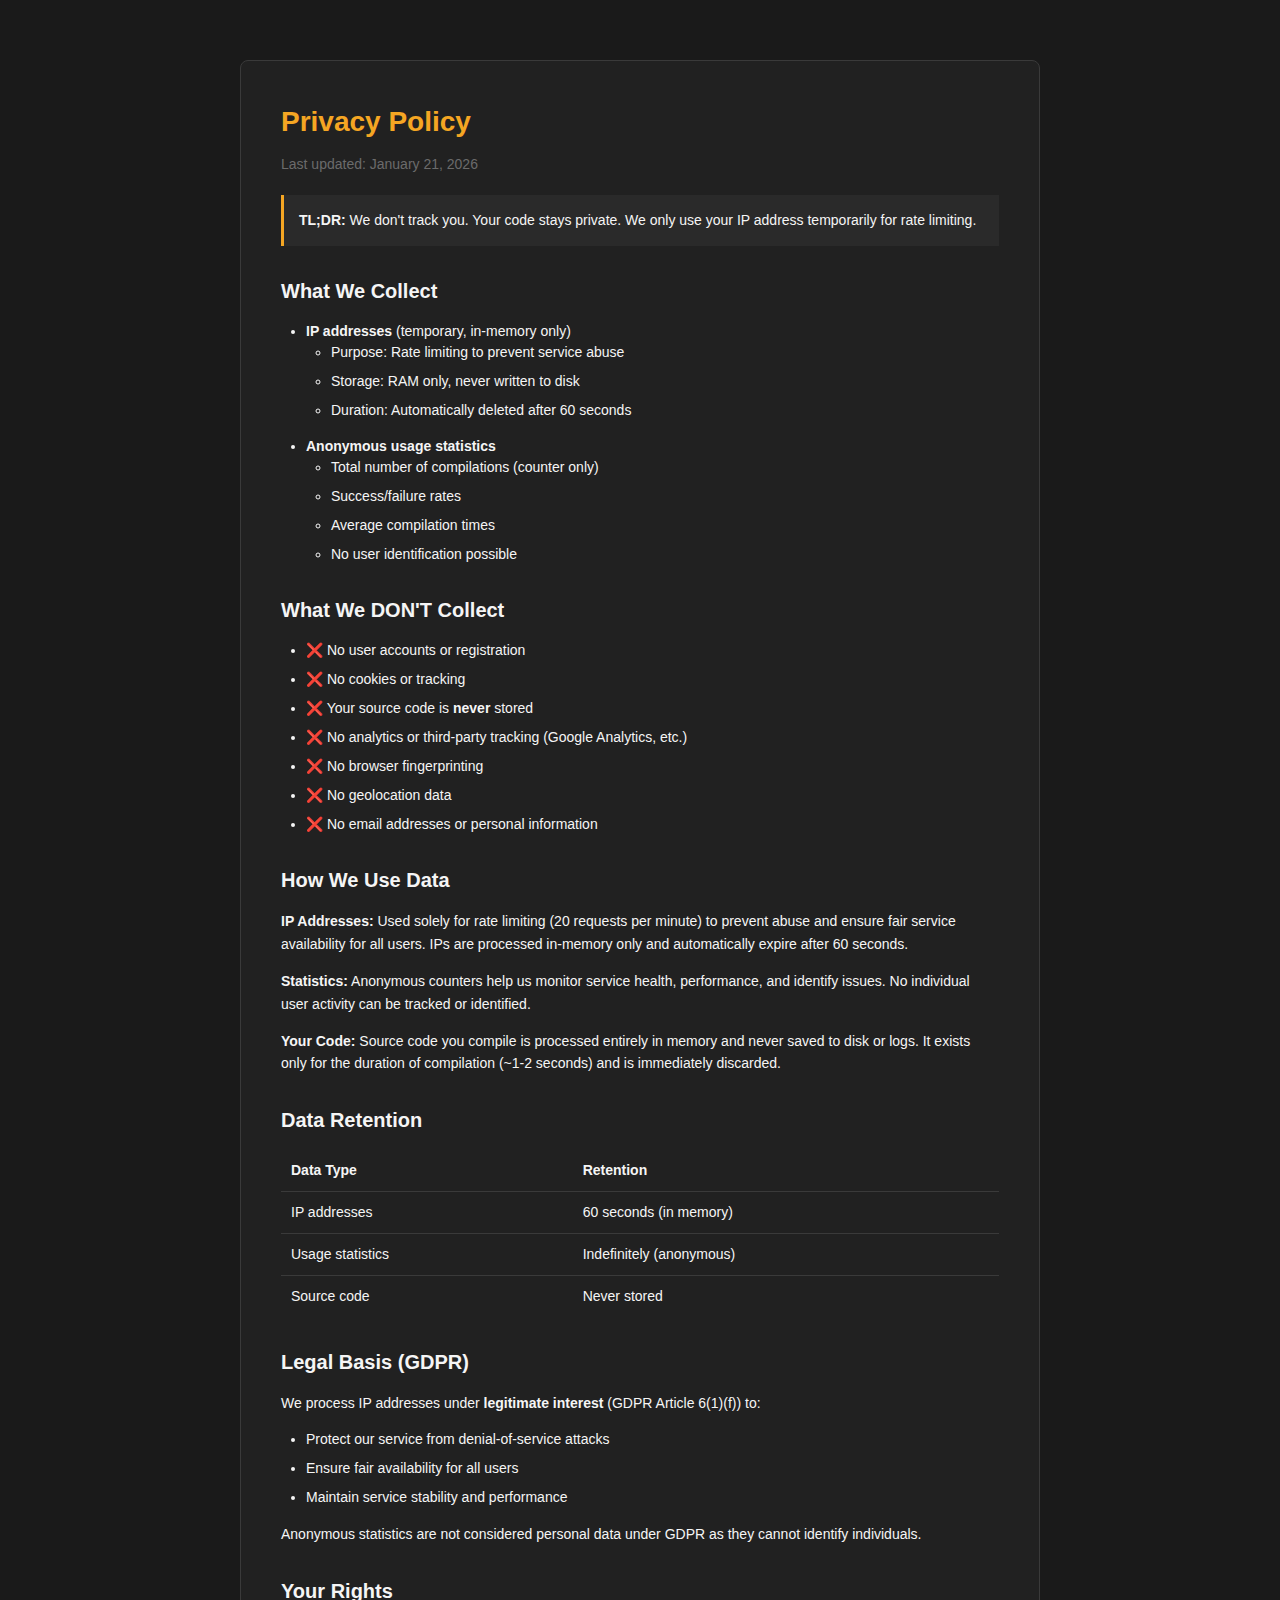
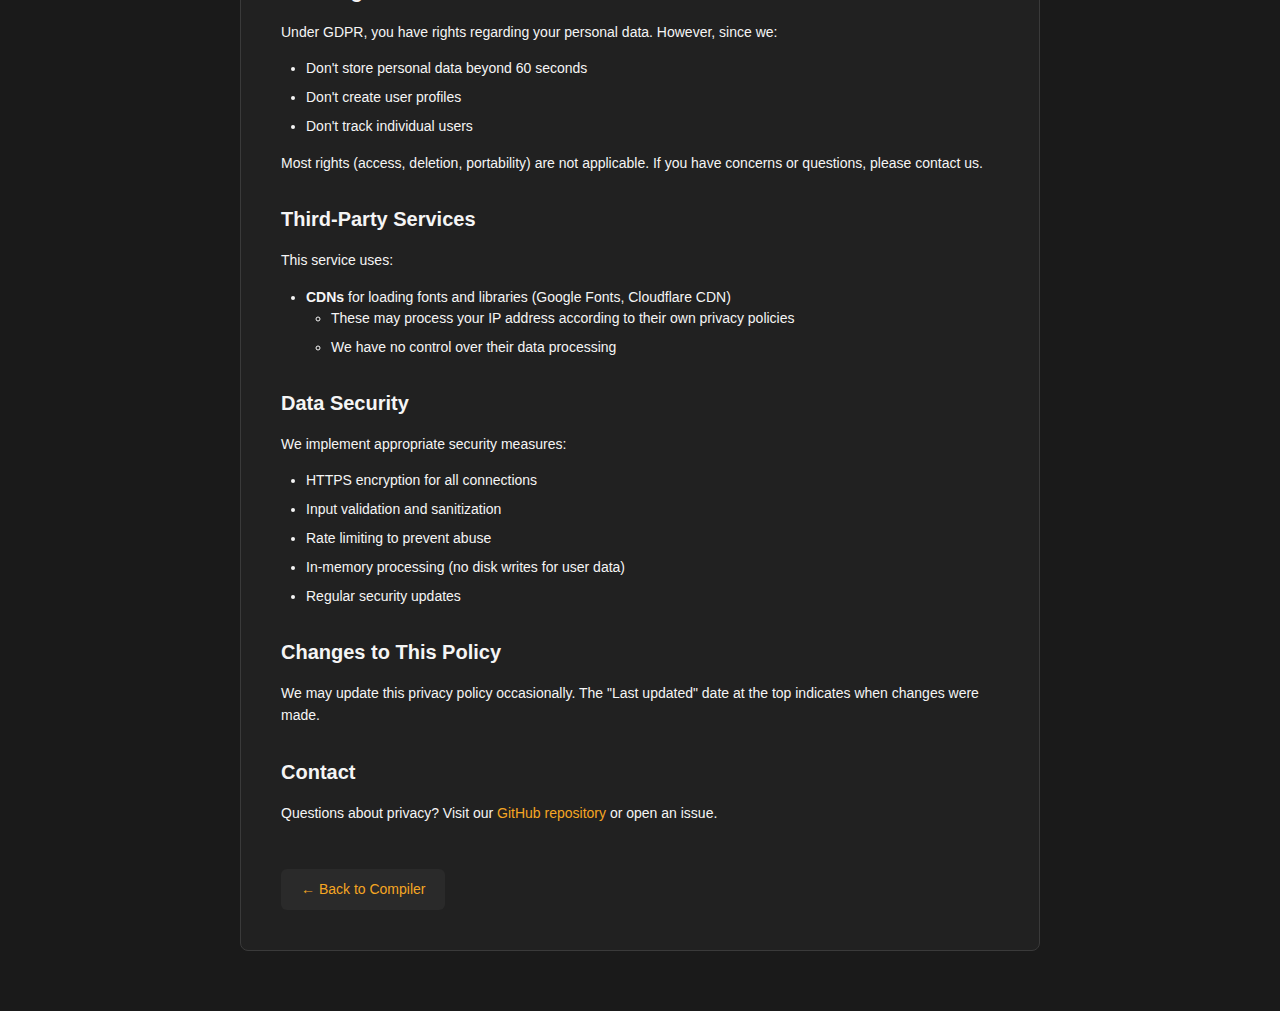
<file: frontend/privacy.html>
<!DOCTYPE html>
<html lang="en">
<head>
    <meta charset="UTF-8">
    <meta name="viewport" content="width=device-width, initial-scale=1.0">
    <title>Privacy Policy - Facto Web Compiler</title>
    <link rel="stylesheet" href="css/style.css">
    <style>
        /* Override the overflow:hidden from main stylesheet */
        html, body {
            overflow: auto !important;
            height: auto !important;
        }
        
        body {
            background: var(--bg-darkest);
            padding: 20px;
        }
        
        .privacy-container {
            max-width: 800px;
            margin: 40px auto;
            padding: 40px;
            background: var(--bg-dark);
            border-radius: var(--radius-lg);
            border: 1px solid var(--border-color);
        }
        
        .privacy-container h1 {
            color: var(--primary);
            margin-bottom: 10px;
        }
        
        .privacy-container h2 {
            color: var(--text-primary);
            margin-top: 30px;
            margin-bottom: 15px;
            font-size: 20px;
        }
        
        .privacy-container p {
            margin-bottom: 15px;
            line-height: 1.6;
        }
        
        .privacy-container ul {
            margin-bottom: 15px;
            padding-left: 25px;
        }
        
        .privacy-container li {
            margin-bottom: 8px;
        }
        
        .privacy-container a {
            color: var(--primary);
            text-decoration: none;
        }
        
        .privacy-container a:hover {
            text-decoration: underline;
        }
        
        .last-updated {
            color: var(--text-muted);
            font-size: 14px;
        }
        
        .back-link {
            display: inline-block;
            margin-top: 30px;
            padding: 10px 20px;
            background: var(--bg-medium);
            color: var(--text-primary);
            text-decoration: none;
            border-radius: var(--radius-md);
            transition: background var(--transition-fast);
        }
        
        .back-link:hover {
            background: var(--bg-light);
        }
        
        .highlight-box {
            background: var(--bg-medium);
            border-left: 3px solid var(--primary);
            padding: 15px;
            margin: 20px 0;
        }
    </style>
</head>
<body>
    <div class="privacy-container">
        <h1>Privacy Policy</h1>
        <p class="last-updated">Last updated: January 21, 2026</p>
        
        <div class="highlight-box">
            <strong>TL;DR:</strong> We don't track you. Your code stays private. We only use your IP address temporarily for rate limiting.
        </div>
        
        <h2>What We Collect</h2>
        <ul>
            <li><strong>IP addresses</strong> (temporary, in-memory only)
                <ul>
                    <li>Purpose: Rate limiting to prevent service abuse</li>
                    <li>Storage: RAM only, never written to disk</li>
                    <li>Duration: Automatically deleted after 60 seconds</li>
                </ul>
            </li>
            <li><strong>Anonymous usage statistics</strong>
                <ul>
                    <li>Total number of compilations (counter only)</li>
                    <li>Success/failure rates</li>
                    <li>Average compilation times</li>
                    <li>No user identification possible</li>
                </ul>
            </li>
        </ul>
        
        <h2>What We DON'T Collect</h2>
        <ul>
            <li>❌ No user accounts or registration</li>
            <li>❌ No cookies or tracking</li>
            <li>❌ Your source code is <strong>never</strong> stored</li>
            <li>❌ No analytics or third-party tracking (Google Analytics, etc.)</li>
            <li>❌ No browser fingerprinting</li>
            <li>❌ No geolocation data</li>
            <li>❌ No email addresses or personal information</li>
        </ul>
        
        <h2>How We Use Data</h2>
        <p><strong>IP Addresses:</strong> Used solely for rate limiting (20 requests per minute) to prevent abuse and ensure fair service availability for all users. IPs are processed in-memory only and automatically expire after 60 seconds.</p>
        
        <p><strong>Statistics:</strong> Anonymous counters help us monitor service health, performance, and identify issues. No individual user activity can be tracked or identified.</p>
        
        <p><strong>Your Code:</strong> Source code you compile is processed entirely in memory and never saved to disk or logs. It exists only for the duration of compilation (~1-2 seconds) and is immediately discarded.</p>
        
        <h2>Data Retention</h2>
        <table style="width: 100%; border-collapse: collapse; margin: 15px 0;">
            <tr style="border-bottom: 1px solid var(--border-color);">
                <th style="text-align: left; padding: 10px;">Data Type</th>
                <th style="text-align: left; padding: 10px;">Retention</th>
            </tr>
            <tr style="border-bottom: 1px solid var(--border-color);">
                <td style="padding: 10px;">IP addresses</td>
                <td style="padding: 10px;">60 seconds (in memory)</td>
            </tr>
            <tr style="border-bottom: 1px solid var(--border-color);">
                <td style="padding: 10px;">Usage statistics</td>
                <td style="padding: 10px;">Indefinitely (anonymous)</td>
            </tr>
            <tr>
                <td style="padding: 10px;">Source code</td>
                <td style="padding: 10px;">Never stored</td>
            </tr>
        </table>
        
        <h2>Legal Basis (GDPR)</h2>
        <p>We process IP addresses under <strong>legitimate interest</strong> (GDPR Article 6(1)(f)) to:</p>
        <ul>
            <li>Protect our service from denial-of-service attacks</li>
            <li>Ensure fair availability for all users</li>
            <li>Maintain service stability and performance</li>
        </ul>
        
        <p>Anonymous statistics are not considered personal data under GDPR as they cannot identify individuals.</p>
        
        <h2>Your Rights</h2>
        <p>Under GDPR, you have rights regarding your personal data. However, since we:</p>
        <ul>
            <li>Don't store personal data beyond 60 seconds</li>
            <li>Don't create user profiles</li>
            <li>Don't track individual users</li>
        </ul>
        <p>Most rights (access, deletion, portability) are not applicable. If you have concerns or questions, please contact us.</p>
        
        <h2>Third-Party Services</h2>
        <p>This service uses:</p>
        <ul>
            <li><strong>CDNs</strong> for loading fonts and libraries (Google Fonts, Cloudflare CDN)
                <ul>
                    <li>These may process your IP address according to their own privacy policies</li>
                    <li>We have no control over their data processing</li>
                </ul>
            </li>
        </ul>
        
        <h2>Data Security</h2>
        <p>We implement appropriate security measures:</p>
        <ul>
            <li>HTTPS encryption for all connections</li>
            <li>Input validation and sanitization</li>
            <li>Rate limiting to prevent abuse</li>
            <li>In-memory processing (no disk writes for user data)</li>
            <li>Regular security updates</li>
        </ul>
        
        <h2>Changes to This Policy</h2>
        <p>We may update this privacy policy occasionally. The "Last updated" date at the top indicates when changes were made.</p>
        
        <h2>Contact</h2>
        <p>Questions about privacy? Visit our <a href="https://github.com/Snagnar/Factompiler" target="_blank">GitHub repository</a> or open an issue.</p>
        
        <a href="index.html" class="back-link">← Back to Compiler</a>
    </div>
</body>
</html>
</file>
<file: frontend/css/style.css>
/* ===== CSS Variables ===== */
:root {
  /* Backgrounds - Warm dark greys (Factorio-inspired) */
  --bg-darkest: #1a1a1a;
  --bg-dark: #212121;
  --bg-medium: #2a2a2a;
  --bg-light: #363636;
  --bg-lighter: #454545;
  
  /* Primary - Factorio yellow/orange */
  --primary: #f5a623;
  --primary-hover: #ffbe45;
  --primary-dark: #e09000;
  --primary-glow: rgba(245, 166, 35, 0.2);
  
  /* Accents */
  --accent-green: #7cb342;
  --accent-green-dark: #558b2f;
  --accent-red: #e57373;
  --accent-red-dark: #d32f2f;
  --accent-blue: #64b5f6;
  --accent-yellow: #f5a623;
  --accent-purple: #ba68c8;
  --accent-orange: #ff8f00;
  
  /* Text - Warm tones */
  --text-primary: #f5f5f5;
  --text-secondary: #b0b0b0;
  --text-muted: #6b6b6b;
  
  /* Borders - Subtle warm */
  --border-color: #3a3a3a;
  --border-highlight: #f5a623;
  
  /* Shadows - Minimal */
  --shadow-sm: 0 1px 2px rgba(0, 0, 0, 0.4);
  --shadow-md: 0 4px 12px rgba(0, 0, 0, 0.5);
  --shadow-lg: 0 8px 24px rgba(0, 0, 0, 0.6);
  
  /* Spacing */
  --header-height: 48px;
  --footer-height: 28px;
  --panel-gap: 12px;
  --controls-width: 220px;
  
  /* Radius */
  --radius-sm: 4px;
  --radius-md: 6px;
  --radius-lg: 8px;
  
  /* Transitions */
  --transition-fast: 120ms ease;
  --transition-normal: 200ms ease;
}

/* ===== Reset & Base ===== */
*, *::before, *::after {
  box-sizing: border-box;
  margin: 0;
  padding: 0;
}

html, body {
  height: 100%;
  overflow: hidden;
}

body {
  font-family: 'Inter', -apple-system, BlinkMacSystemFont, sans-serif;
  font-size: 14px;
  line-height: 1.5;
  color: var(--text-primary);
  background-color: var(--bg-darkest);
  -webkit-font-smoothing: antialiased;
  -moz-osx-font-smoothing: grayscale;
}

/* ===== App Container ===== */
.app-container {
  display: flex;
  flex-direction: column;
  height: 100vh;
  overflow: hidden;
}

/* ===== Header ===== */
.header {
  display: flex;
  align-items: center;
  justify-content: space-between;
  height: var(--header-height);
  padding: 0 16px;
  background: var(--bg-darkest);
  border-bottom: 1px solid var(--border-color);
  flex-shrink: 0;
}

.header-left {
  display: flex;
  align-items: center;
  gap: 12px;
}

.logo {
  display: flex;
  align-items: center;
  gap: 8px;
}

.logo-icon {
  width: 22px;
  height: 22px;
  color: var(--primary);
}

.logo-text {
  font-size: 16px;
  font-weight: 600;
  color: var(--text-primary);
  letter-spacing: -0.3px;
}

.tagline {
  color: var(--text-muted);
  font-size: 12px;
  padding-left: 12px;
  border-left: 1px solid var(--border-color);
}

.header-right {
  display: flex;
  align-items: center;
  gap: 4px;
}

.backend-status {
  display: flex;
  align-items: center;
  gap: 8px;
  padding: 6px 12px;
  font-size: 12px;
  color: var(--text-secondary);
}

.status-label {
  font-weight: 500;
}

.status-indicator {
  display: flex;
  align-items: center;
  cursor: help;
}

.status-indicator .status-dot {
  width: 10px;
  height: 10px;
  border-radius: 50%;
  background: var(--text-muted);
  transition: all var(--transition-normal);
}

.status-indicator .status-dot.connected {
  background: var(--accent-green);
  box-shadow: 0 0 10px rgba(124, 179, 66, 0.6);
}

.status-indicator .status-dot.connecting {
  background: var(--accent-yellow);
  animation: pulse 1.5s ease-in-out infinite;
}

.status-indicator .status-dot.disconnected {
  background: var(--accent-red);
  box-shadow: 0 0 8px rgba(229, 115, 115, 0.5);
}

.header-separator {
  color: var(--text-muted);
  margin: 0 8px;
}

.header-link {
  display: flex;
  align-items: center;
  gap: 6px;
  color: var(--text-secondary);
  text-decoration: none;
  font-size: 12px;
  font-weight: 500;
  padding: 6px 10px;
  border-radius: var(--radius-sm);
  transition: all var(--transition-fast);
}

.header-link:hover {
  color: var(--primary);
  background: var(--bg-light);
}

.header-link svg {
  width: 16px;
  height: 16px;
}

/* ===== Main Content ===== */
.main-content {
  display: flex;
  flex: 1;
  padding: var(--panel-gap);
  gap: var(--panel-gap);
  overflow: hidden;
}

/* ===== Panels ===== */
.panel {
  display: flex;
  flex-direction: column;
  background: var(--bg-dark);
  border: 1px solid var(--border-color);
  border-radius: var(--radius-lg);
  overflow: hidden;
}

.editor-panel,
.output-panel {
  flex: 1;
  min-width: 0;
}

.panel-header {
  display: flex;
  align-items: center;
  justify-content: space-between;
  padding: 8px 12px;
  background: var(--bg-dark);
  border-bottom: 1px solid var(--border-color);
  flex-shrink: 0;
}

.panel-title {
  display: flex;
  align-items: center;
  gap: 6px;
  font-size: 11px;
  font-weight: 500;
  color: var(--text-muted);
  text-transform: uppercase;
  letter-spacing: 0.5px;
}

.panel-title svg {
  width: 14px;
  height: 14px;
  color: var(--text-muted);
}

.panel-actions {
  display: flex;
  gap: 8px;
  align-items: center;
}

.example-dropdown {
  position: relative;
}

.example-select {
  min-width: 150px;
  padding: 5px 28px 5px 10px !important;
  font-size: 11px !important;
  cursor: pointer;
}

/* ===== Editor ===== */
.editor-container {
  flex: 1;
  overflow: hidden;
}

.CodeMirror {
  height: 100% !important;
  font-family: 'JetBrains Mono', 'Fira Code', 'SF Mono', monospace;
  font-size: 13px;
  line-height: 1.65;
  background: var(--bg-darkest) !important;
}

.CodeMirror-gutters {
  background: var(--bg-darkest) !important;
  border-right: 1px solid var(--border-color) !important;
  padding-right: 8px;
}

.CodeMirror-linenumber {
  color: var(--text-muted) !important;
  font-size: 11px;
}

.CodeMirror-activeline-background {
  background: rgba(245, 166, 35, 0.05) !important;
}

.CodeMirror-selected {
  background: rgba(245, 166, 35, 0.15) !important;
}

.CodeMirror-cursor {
  border-left: 2px solid var(--primary) !important;
}

/* Syntax highlighting - Factorio-inspired */
.cm-s-facto .cm-keyword { color: var(--primary); font-weight: 500; }
.cm-s-facto .cm-type { color: var(--accent-orange); }
.cm-s-facto .cm-variable { color: var(--text-primary); }
.cm-s-facto .cm-variable-2 { color: #90caf9; }
.cm-s-facto .cm-string { color: var(--accent-green); }
.cm-s-facto .cm-string-2 { color: var(--accent-green); }
.cm-s-facto .cm-number { color: #ffcc80; }
.cm-s-facto .cm-comment { color: var(--text-muted); font-style: italic; }
.cm-s-facto .cm-operator { color: var(--text-secondary); }
.cm-s-facto .cm-builtin { color: #ce93d8; }
.cm-s-facto .cm-property { color: #90caf9; }
.cm-s-facto .cm-punctuation { color: var(--text-muted); }
.cm-s-facto .cm-bracket { color: var(--text-secondary); }
.cm-s-facto .cm-error { color: var(--accent-red); }

/* ===== Controls Panel ===== */
.controls-panel {
  display: flex;
  flex-direction: column;
  width: var(--controls-width);
  flex-shrink: 0;
}

.options-section {
  background: var(--bg-dark);
  border: 1px solid var(--border-color);
  border-radius: var(--radius-lg);
  padding: 14px;
  margin-bottom: 12px;
}

.options-title {
  font-size: 10px;
  font-weight: 500;
  color: var(--text-muted);
  text-transform: uppercase;
  letter-spacing: 0.5px;
  margin-bottom: 14px;
}

.option-group {
  margin-bottom: 14px;
}

.option-group:last-child {
  margin-bottom: 0;
}

.option-label {
  display: block;
  font-size: 12px;
  font-weight: 500;
  color: var(--text-secondary);
  margin-bottom: 6px;
}

.option-input,
.option-select {
  width: 100%;
  padding: 7px 10px;
  font-size: 12px;
  font-family: inherit;
  color: var(--text-primary);
  background: var(--bg-darkest);
  border: 1px solid var(--border-color);
  border-radius: var(--radius-sm);
  transition: all var(--transition-fast);
}

.option-input:focus,
.option-select:focus {
  outline: none;
  border-color: var(--primary);
}

.option-input::placeholder {
  color: var(--text-muted);
}

.option-select {
  cursor: pointer;
  appearance: none;
  background-image: url("data:image/svg+xml,%3Csvg xmlns='http://www.w3.org/2000/svg' width='16' height='16' viewBox='0 0 24 24' fill='none' stroke='%23737373' stroke-width='2'%3E%3Cpolyline points='6 9 12 15 18 9'%3E%3C/polyline%3E%3C/svg%3E");
  background-repeat: no-repeat;
  background-position: right 8px center;
  padding-right: 32px;
}

/* Checkboxes */
.option-checkbox {
  margin-top: 16px;
}

.checkbox-label {
  display: flex;
  align-items: center;
  gap: 10px;
  cursor: pointer;
  font-size: 13px;
  color: var(--text-secondary);
  user-select: none;
}

.checkbox-label input {
  position: absolute;
  opacity: 0;
  width: 0;
  height: 0;
}

.checkbox-custom {
  width: 16px;
  height: 16px;
  background: var(--bg-darkest);
  border: 1px solid var(--border-color);
  border-radius: var(--radius-sm);
  transition: all var(--transition-fast);
  position: relative;
}

.checkbox-label input:checked + .checkbox-custom {
  background: var(--primary);
  border-color: var(--primary);
}

.checkbox-custom::after {
  content: '';
  position: absolute;
  display: none;
  left: 5px;
  top: 2px;
  width: 4px;
  height: 8px;
  border: solid var(--bg-darkest);
  border-width: 0 2px 2px 0;
  transform: rotate(45deg);
}

.checkbox-label input:checked + .checkbox-custom::after {
  display: block;
}

.checkbox-label:hover .checkbox-custom {
  border-color: var(--primary);
}

/* ===== Buttons ===== */
.btn {
  display: inline-flex;
  align-items: center;
  justify-content: center;
  gap: 8px;
  padding: 10px 16px;
  font-size: 13px;
  font-weight: 500;
  font-family: inherit;
  border: none;
  border-radius: 6px;
  cursor: pointer;
  transition: all var(--transition-fast);
  white-space: nowrap;
}

.btn:disabled {
  opacity: 0.5;
  cursor: not-allowed;
}

.btn-small {
  padding: 6px 10px;
  font-size: 12px;
}

.btn-primary {
  color: var(--bg-darkest);
  background: var(--primary);
  font-weight: 600;
}

.btn-primary:hover:not(:disabled) {
  background: var(--primary-hover);
}

.btn-primary:active:not(:disabled) {
  background: var(--primary-dark);
}

.btn-secondary {
  color: var(--text-secondary);
  background: transparent;
  border: 1px solid var(--border-color);
}

.btn-secondary:hover:not(:disabled) {
  color: var(--text-primary);
  background: var(--bg-light);
  border-color: var(--bg-lighter);
}

.btn-compile {
  width: 100%;
  padding: 12px 16px;
  font-size: 13px;
  font-weight: 600;
  letter-spacing: 0.01em;
  position: relative;
  gap: 10px;
}

.btn-compile .btn-icon {
  width: 16px;
  height: 16px;
}

.btn-compile .btn-spinner {
  display: none;
}

.btn-compile.compiling .btn-icon {
  display: none;
}

.btn-compile.compiling .btn-spinner {
  display: flex;
}

.status-dot {
  width: 6px;
  height: 6px;
  border-radius: 50%;
  background: var(--text-muted);
  transition: all var(--transition-fast);
}

.status-dot.connected {
  background: var(--accent-green);
  box-shadow: 0 0 8px rgba(124, 179, 66, 0.5);
}

.status-dot.connecting {
  background: var(--accent-yellow);
  animation: pulse 1.5s ease-in-out infinite;
}

.status-dot.disconnected {
  background: var(--accent-red);
}

@keyframes pulse {
  0%, 100% { opacity: 1; }
  50% { opacity: 0.4; }
}

.btn-spinner {
  display: flex;
}

.spinner {
  width: 18px;
  height: 18px;
  border: 2px solid var(--bg-dark);
  border-top-color: transparent;
  border-radius: 50%;
  animation: spin 0.8s linear infinite;
}

@keyframes spin {
  to { transform: rotate(360deg); }
}

.keyboard-hint {
  display: flex;
  align-items: center;
  justify-content: center;
  gap: 4px;
  margin-top: 12px;
  font-size: 11px;
  color: var(--text-muted);
}

kbd {
  display: inline-flex;
  align-items: center;
  justify-content: center;
  min-width: 18px;
  padding: 2px 5px;
  font-family: inherit;
  font-size: 9px;
  color: var(--text-muted);
  background: var(--bg-medium);
  border: 1px solid var(--border-color);
  border-radius: var(--radius-sm);
}

/* ===== Output Panel ===== */
.panel-tabs {
  display: flex;
  gap: 4px;
}

.tab-btn {
  padding: 5px 12px;
  font-size: 11px;
  font-weight: 500;
  font-family: inherit;
  color: var(--text-muted);
  background: transparent;
  border: none;
  border-radius: var(--radius-sm);
  cursor: pointer;
  transition: all var(--transition-fast);
}

.tab-btn:hover {
  color: var(--text-secondary);
  background: var(--bg-light);
}

.tab-btn.active {
  color: var(--text-primary);
  background: var(--bg-light);
}

.output-content {
  flex: 1;
  overflow: hidden;
  position: relative;
}

.output-tab {
  display: none;
  position: absolute;
  inset: 0;
  overflow: auto;
}

.output-tab.active {
  display: flex;
  flex-direction: column;
}

/* Log output */
.log-container {
  flex: 1;
  padding: 12px 14px;
  font-family: 'JetBrains Mono', monospace;
  font-size: 11px;
  line-height: 1.7;
  overflow: auto;
}

.log-placeholder {
  color: var(--text-muted);
  font-style: italic;
}

.log-line {
  margin: 2px 0;
  word-break: break-all;
}

.log-line.log-error {
  color: var(--accent-red);
}

.log-line.log-warning {
  color: var(--accent-yellow);
}

.log-line.log-info {
  color: var(--text-secondary);
}

.log-line.log-success {
  color: var(--accent-green);
}

.log-line.log-status {
  color: var(--primary);
  font-weight: 500;
}

/* Blueprint output */
.blueprint-container {
  flex: 1;
  display: flex;
  flex-direction: column;
  padding: 16px;
}

.blueprint-status {
  flex: 1;
  display: flex;
  flex-direction: column;
  align-items: center;
  justify-content: center;
  text-align: center;
  color: var(--text-muted);
}

.blueprint-status.hidden {
  display: none;
}

.blueprint-status svg {
  margin-bottom: 16px;
  opacity: 0.3;
}

.blueprint-status p {
  margin: 4px 0;
}

.blueprint-output {
  flex: 1;
  display: none;
  flex-direction: column;
  gap: 12px;
}

.blueprint-output.visible {
  display: flex;
}

.blueprint-output textarea {
  flex: 1;
  width: 100%;
  padding: 12px;
  font-family: 'JetBrains Mono', monospace;
  font-size: 10px;
  line-height: 1.5;
  color: var(--text-secondary);
  background: var(--bg-darkest);
  border: 1px solid var(--border-color);
  border-radius: var(--radius-md);
  resize: none;
}

.blueprint-output textarea:focus {
  outline: none;
  border-color: var(--primary);
}

.blueprint-actions {
  display: flex;
  gap: 8px;
}

.text-muted {
  color: var(--text-muted);
  font-size: 12px;
}

/* ===== Footer ===== */
.footer {
  display: flex;
  align-items: center;
  justify-content: center;
  gap: 8px;
  height: var(--footer-height);
  padding: 0 16px;
  font-size: 10px;
  color: var(--text-muted);
  background: var(--bg-darkest);
  border-top: 1px solid var(--border-color);
  flex-shrink: 0;
}

.footer a {
  color: var(--primary);
  text-decoration: none;
  transition: color var(--transition-fast);
}

.footer a:hover {
  color: var(--primary-hover);
  text-decoration: underline;
}

.separator {
  color: var(--border-color);
}

/* ===== Toast Notifications ===== */
#toast-container {
  position: fixed;
  bottom: 20px;
  right: 20px;
  z-index: 1000;
  display: flex;
  flex-direction: column;
  gap: 8px;
}

.toast {
  display: flex;
  align-items: center;
  gap: 10px;
  padding: 10px 14px;
  background: var(--bg-medium);
  border: 1px solid var(--border-color);
  border-radius: var(--radius-md);
  box-shadow: var(--shadow-lg);
  animation: slideIn 0.2s ease;
  backdrop-filter: blur(8px);
}

@keyframes slideIn {
  from {
    opacity: 0;
    transform: translateX(100%);
  }
  to {
    opacity: 1;
    transform: translateX(0);
  }
}

.toast.toast-success {
  border-color: var(--accent-green-dark);
}

.toast.toast-success .toast-icon {
  color: var(--accent-green);
}

.toast.toast-error {
  border-color: var(--accent-red-dark);
}

.toast.toast-error .toast-icon {
  color: var(--accent-red);
}

.toast-message {
  font-size: 13px;
  color: var(--text-primary);
}

/* ===== Responsive ===== */
@media (max-width: 1200px) {
  .tagline {
    display: none;
  }
  
  :root {
    --controls-width: 200px;
  }
}

@media (max-width: 900px) {
  .main-content {
    flex-direction: column;
  }
  
  .editor-panel,
  .output-panel {
    flex: none;
    height: 40%;
  }
  
  .controls-panel {
    width: 100%;
    flex-direction: row;
    gap: 16px;
    align-items: flex-start;
  }
  
  .options-section {
    flex: 1;
    margin-bottom: 0;
  }
  
  .btn-compile {
    width: auto;
    flex-shrink: 0;
  }
}
</file>
